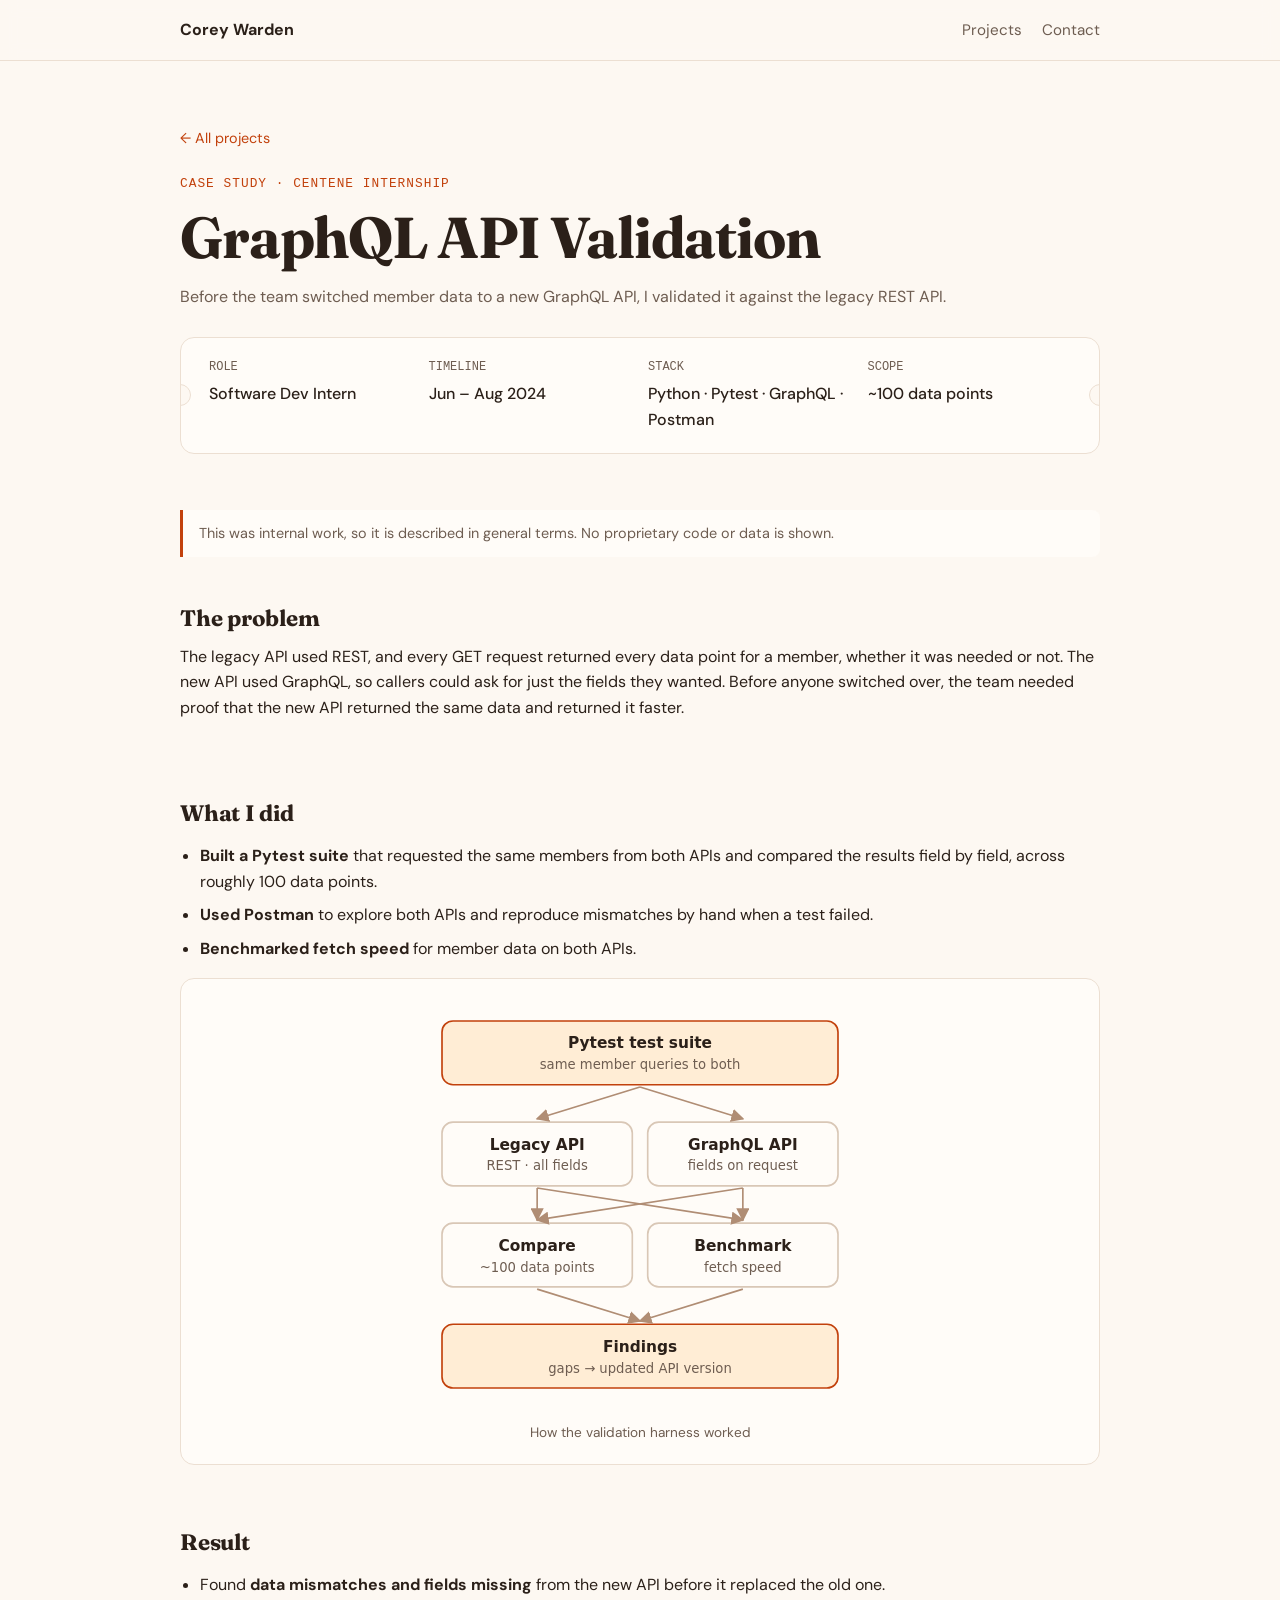
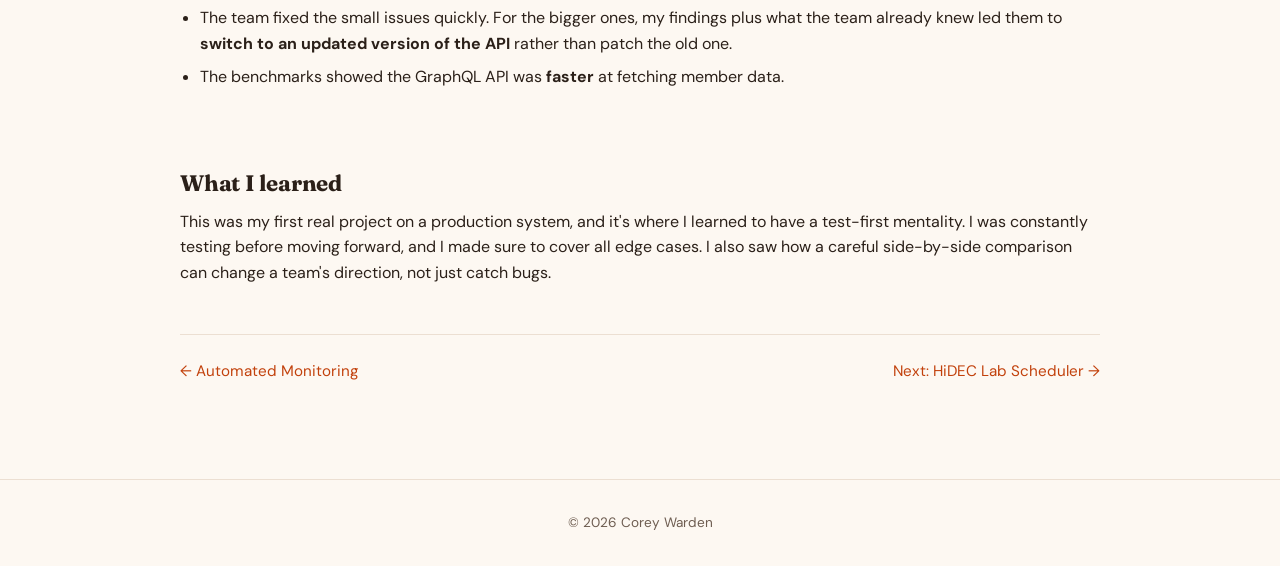
<file: projects/centene-api-validation.html>
<!doctype html>
<html lang="en">
<head>
  <meta charset="utf-8">
  <meta name="viewport" content="width=device-width, initial-scale=1">
  <title>GraphQL API Validation — Corey Warden</title>
  <meta name="description" content="Validated a new GraphQL API against Centene&#x27;s legacy REST API across about 100 data points.">
  <!-- Link previews -->
  <meta property="og:type" content="website">
  <meta property="og:site_name" content="Corey Warden">
  <meta property="og:title" content="GraphQL API Validation — Corey Warden">
  <meta property="og:description" content="Validated a new GraphQL API against Centene&#x27;s legacy REST API across about 100 data points.">
  <meta property="og:url" content="https://coreyw7.github.io/projects/centene-api-validation.html">
  <meta property="og:image" content="https://coreyw7.github.io/assets/og-image.jpg">
  <meta property="og:image:width" content="1200">
  <meta property="og:image:height" content="630">
  <meta property="og:image:alt" content="Corey Warden, Backend &amp; Full-Stack Developer">
  <meta name="twitter:card" content="summary_large_image">
  <link rel="icon" href="data:image/svg+xml,&lt;svg xmlns='http://www.w3.org/2000/svg' viewBox='0 0 24 24'&gt;&lt;path fill='%23c2410c' d='M23 12c0-.9-.9-1.5-2-1.5h-6L9.5 3h-2l3 7.5H5L3 8H1.5l1.3 4-1.3 4H3l2-2.5h5.5l-3 7.5h2l5.5-7.5h6c1.1 0 2-.6 2-1.5z'/&gt;&lt;/svg&gt;">
  <!-- /Link previews -->
  <link rel="stylesheet" href="../css/style.css">
</head>
<body>
  <nav class="nav">
    <div class="container">
      <a href="../index.html" class="nav-name">Corey Warden</a>
      <div class="nav-links">
        <a href="../index.html#projects">Projects</a>
        <a href="../index.html#contact">Contact</a>
      </div>
    </div>
  </nav>

  <main class="container">
    <header class="case-header">
      <a class="back" href="../index.html#projects">← All projects</a>
      <p class="section-label">Case study · Centene internship</p>
      <h1>GraphQL API Validation</h1>
      <p class="tagline muted">Before the team switched member data to a new GraphQL API, I validated it against the legacy REST API.</p>
      <dl class="case-facts">
        <div><dt>Role</dt><dd>Software Dev Intern</dd></div>
        <div><dt>Timeline</dt><dd>Jun – Aug 2024</dd></div>
        <div><dt>Stack</dt><dd>Python · Pytest · GraphQL · Postman</dd></div>
        <div><dt>Scope</dt><dd>~100 data points</dd></div>
      </dl>
    </header>

    <article class="case-body">
      <p class="note">This was internal work, so it is described in general terms. No proprietary code or data is shown.</p>

      <section>
        <h2>The problem</h2>
        <p>
          The legacy API used REST, and every GET request returned every data point for a member,
          whether it was needed or not. The new API used GraphQL, so callers could ask for just
          the fields they wanted. Before anyone switched over, the team needed proof that the new
          API returned the same data and returned it faster.
        </p>
      </section>

      <section>
        <h2>What I did</h2>
        <ul>
          <li><strong>Built a Pytest suite</strong> that requested the same members from both APIs and compared the results field by field, across roughly 100 data points.</li>
          <li><strong>Used Postman</strong> to explore both APIs and reproduce mismatches by hand when a test failed.</li>
          <li><strong>Benchmarked fetch speed</strong> for member data on both APIs.</li>
        </ul>
        <figure class="diagram">
          <img src="../assets/diagrams/centene-api-validation.svg" alt="A Pytest suite sends the same member queries to the legacy REST API and the new GraphQL API, compares about 100 fields and benchmarks speed, and the findings led to an API upgrade.">
          <figcaption>How the validation harness worked</figcaption>
        </figure>
      </section>

      <section>
        <h2>Result</h2>
        <ul>
          <li>Found <strong>data mismatches and fields missing</strong> from the new API before it replaced the old one.</li>
          <li>The team fixed the small issues quickly. For the bigger ones, my findings plus what the team already knew led them to <strong>switch to an updated version of the API</strong> rather than patch the old one.</li>
          <li>The benchmarks showed the GraphQL API was <strong>faster</strong> at fetching member data.</li>
        </ul>
      </section>

      <section>
        <h2>What I learned</h2>
        <p>
          This was my first real project on a production system, and it's where I learned to
          have a test-first mentality. I was constantly testing before moving forward, and I made sure to cover all edge cases. I also saw how a careful side-by-side comparison can 
          change a team's direction, not just catch bugs.
        </p>
      </section>

      <nav class="case-nav">
        <a href="centene-monitoring.html">← Automated Monitoring</a>
        <a href="hidec-scheduler.html">Next: HiDEC Lab Scheduler →</a>
      </nav>
    </article>
  </main>

  <footer><div class="container">© 2026 Corey Warden</div></footer>
</body>
</html>
</file>
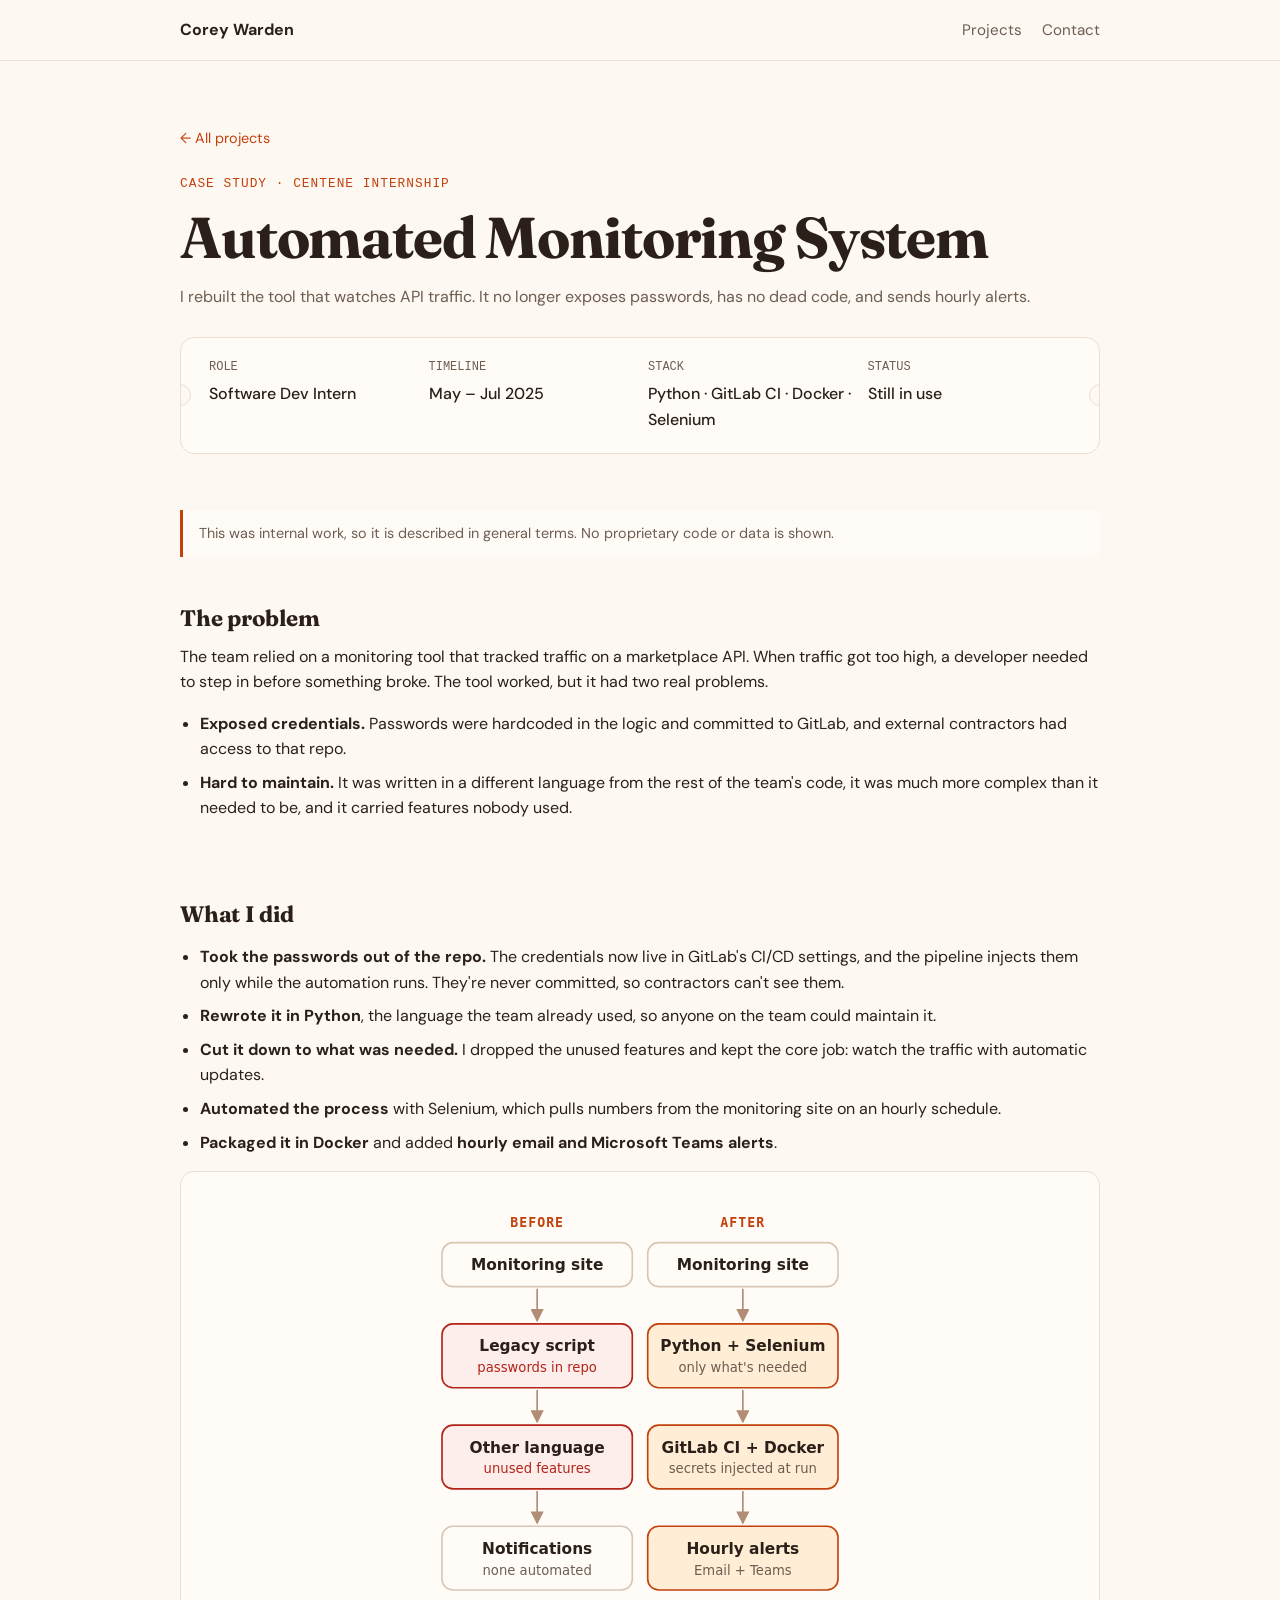
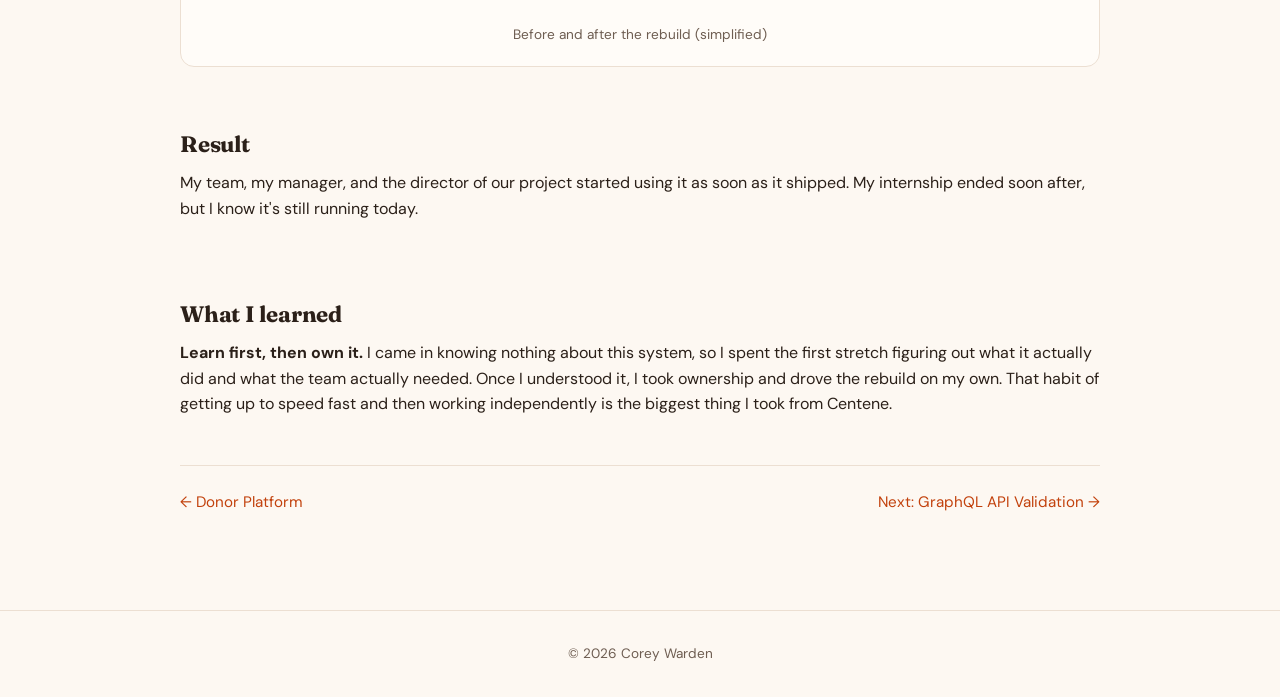
<file: projects/centene-monitoring.html>
<!doctype html>
<html lang="en">
<head>
  <meta charset="utf-8">
  <meta name="viewport" content="width=device-width, initial-scale=1">
  <title>Automated Monitoring System — Corey Warden</title>
  <meta name="description" content="Rebuilt an API traffic monitor at Centene in Python: passwords out of the repo, unused code cut, hourly alerts added.">
  <!-- Link previews -->
  <meta property="og:type" content="website">
  <meta property="og:site_name" content="Corey Warden">
  <meta property="og:title" content="Automated Monitoring System — Corey Warden">
  <meta property="og:description" content="Rebuilt an API traffic monitor at Centene in Python: passwords out of the repo, unused code cut, hourly alerts added.">
  <meta property="og:url" content="https://coreyw7.github.io/projects/centene-monitoring.html">
  <meta property="og:image" content="https://coreyw7.github.io/assets/og-image.jpg">
  <meta property="og:image:width" content="1200">
  <meta property="og:image:height" content="630">
  <meta property="og:image:alt" content="Corey Warden, Backend &amp; Full-Stack Developer">
  <meta name="twitter:card" content="summary_large_image">
  <link rel="icon" href="data:image/svg+xml,&lt;svg xmlns='http://www.w3.org/2000/svg' viewBox='0 0 24 24'&gt;&lt;path fill='%23c2410c' d='M23 12c0-.9-.9-1.5-2-1.5h-6L9.5 3h-2l3 7.5H5L3 8H1.5l1.3 4-1.3 4H3l2-2.5h5.5l-3 7.5h2l5.5-7.5h6c1.1 0 2-.6 2-1.5z'/&gt;&lt;/svg&gt;">
  <!-- /Link previews -->
  <link rel="stylesheet" href="../css/style.css">
</head>
<body>
  <nav class="nav">
    <div class="container">
      <a href="../index.html" class="nav-name">Corey Warden</a>
      <div class="nav-links">
        <a href="../index.html#projects">Projects</a>
        <a href="../index.html#contact">Contact</a>
      </div>
    </div>
  </nav>

  <main class="container">
    <header class="case-header">
      <a class="back" href="../index.html#projects">← All projects</a>
      <p class="section-label">Case study · Centene internship</p>
      <h1>Automated Monitoring System</h1>
      <p class="tagline muted">I rebuilt the tool that watches API traffic. It no longer exposes passwords, has no dead code, and sends hourly alerts.</p>
      <dl class="case-facts">
        <div><dt>Role</dt><dd>Software Dev Intern</dd></div>
        <div><dt>Timeline</dt><dd>May – Jul 2025</dd></div>
        <div><dt>Stack</dt><dd>Python · GitLab CI · Docker · Selenium</dd></div>
        <div><dt>Status</dt><dd>Still in use</dd></div>
      </dl>
    </header>

    <article class="case-body">
      <p class="note">This was internal work, so it is described in general terms. No proprietary code or data is shown.</p>

      <section>
        <h2>The problem</h2>
        <p>
          The team relied on a monitoring tool that tracked traffic on a marketplace API. When traffic
          got too high, a developer needed to step in before something broke. The tool worked, but
          it had two real problems.
        </p>
        <ul>
          <li><strong>Exposed credentials.</strong> Passwords were hardcoded in the logic and committed to GitLab, and external contractors had access to that repo.</li>
          <li><strong>Hard to maintain.</strong> It was written in a different language from the rest of the team's code, it was much more complex than it needed to be, and it carried features nobody used.</li>
        </ul>
      </section>

      <section>
        <h2>What I did</h2>
        <ul>
          <li><strong>Took the passwords out of the repo.</strong> The credentials now live in GitLab's CI/CD settings, and the pipeline injects them only while the automation runs. They're never committed, so contractors can't see them.</li>
          <li><strong>Rewrote it in Python</strong>, the language the team already used, so anyone on the team could maintain it.</li>
          <li><strong>Cut it down to what was needed.</strong> I dropped the unused features and kept the core job: watch the traffic with automatic updates.</li>
          <li><strong>Automated the process</strong> with Selenium, which pulls numbers from the monitoring site on an hourly schedule.</li>
          <li><strong>Packaged it in Docker</strong> and added <strong>hourly email and Microsoft Teams alerts</strong>.</li>
        </ul>
        <figure class="diagram">
          <img src="../assets/diagrams/centene-monitoring.svg" alt="Before: a legacy script with credentials committed to the repo, extra complexity, and no automated notifications. After: a lean Python and Selenium tool whose secrets are injected by GitLab CI, running in Docker and sending hourly email and Teams alerts.">
          <figcaption>Before and after the rebuild (simplified)</figcaption>
        </figure>
      </section>

      <section>
        <h2>Result</h2>
        <p>
          My team, my manager, and the director of our project started using it as soon as it
          shipped. My internship ended soon after, but I know it's still running today.
        </p>
      </section>

      <section>
        <h2>What I learned</h2>
        <p>
          <strong>Learn first, then own it.</strong> I came in knowing nothing about this system, so
          I spent the first stretch figuring out what it actually did and what the team actually
          needed. Once I understood it, I took ownership and drove the rebuild on my own. That habit
          of getting up to speed fast and then working independently is the biggest thing I took
          from Centene.
        </p>
      </section>

      <nav class="case-nav">
        <a href="donor-platform.html">← Donor Platform</a>
        <a href="centene-api-validation.html">Next: GraphQL API Validation →</a>
      </nav>
    </article>
  </main>

  <footer><div class="container">© 2026 Corey Warden</div></footer>
</body>
</html>
</file>
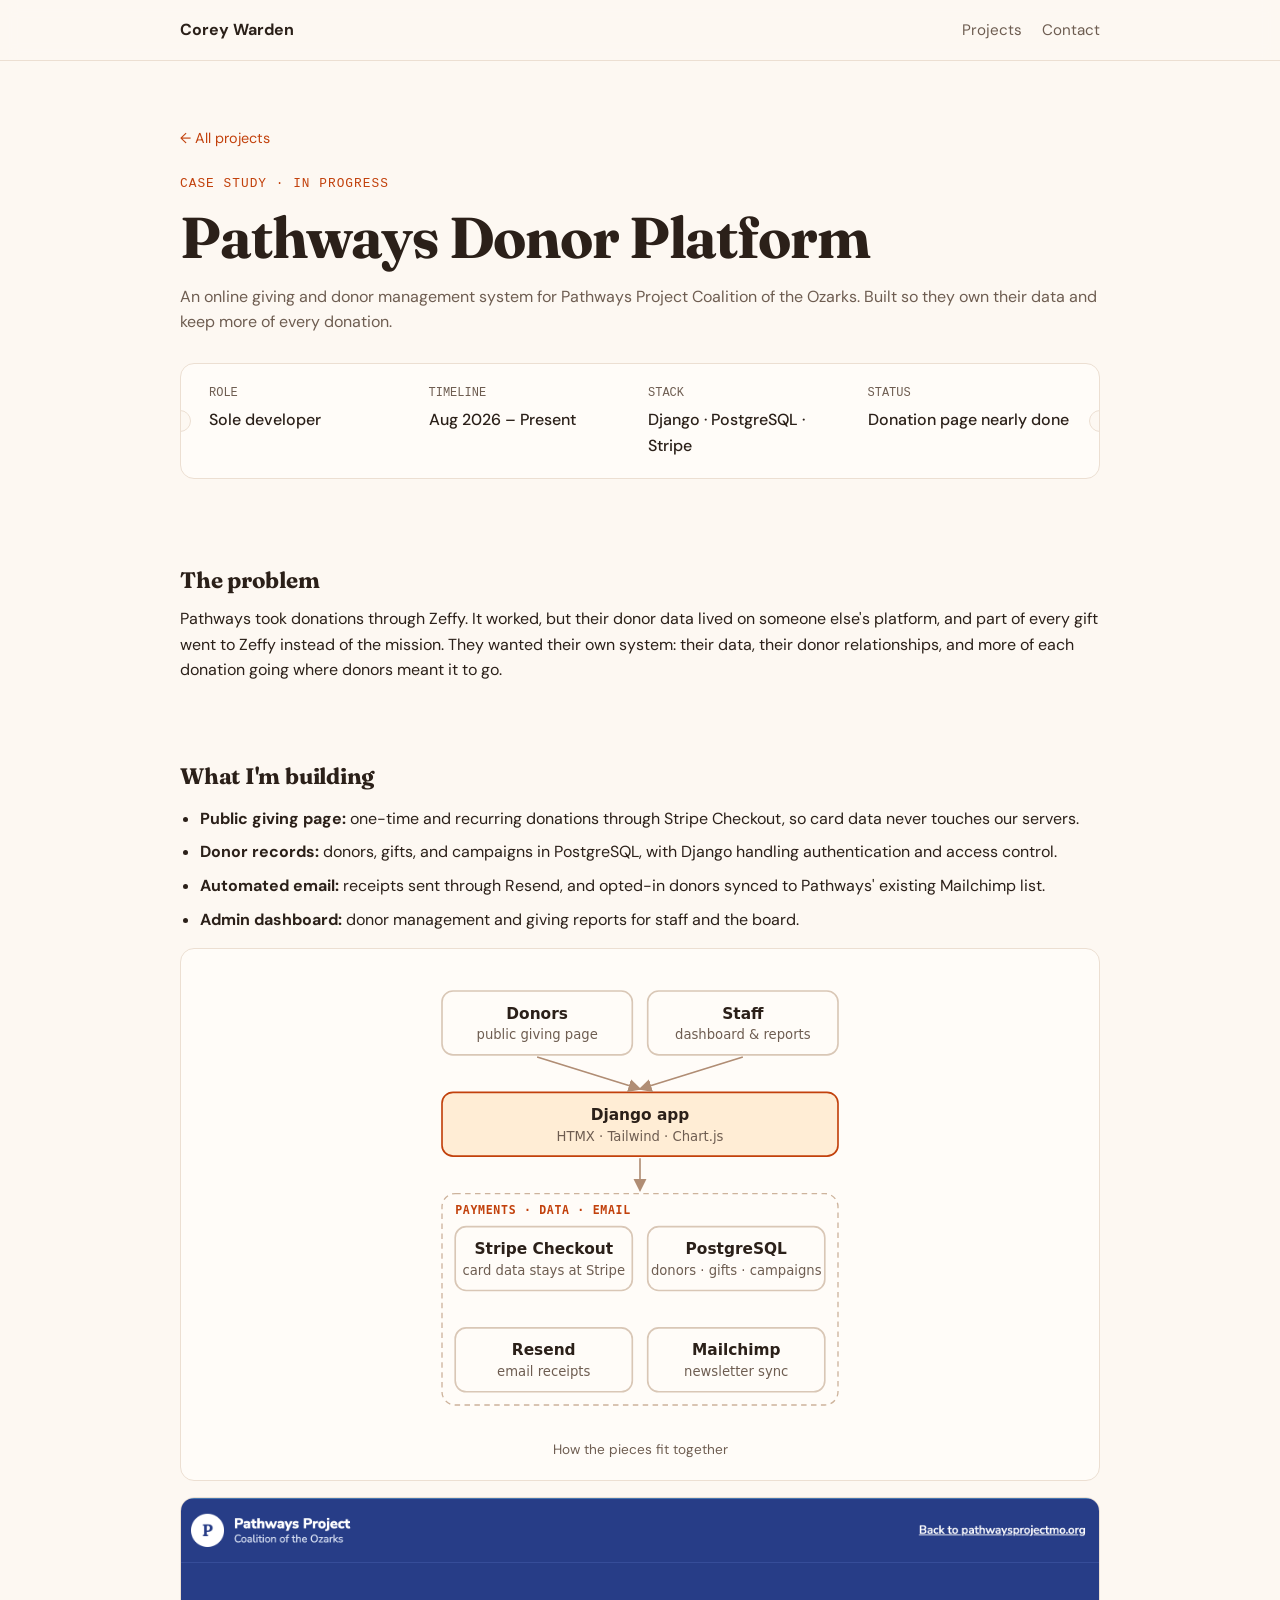
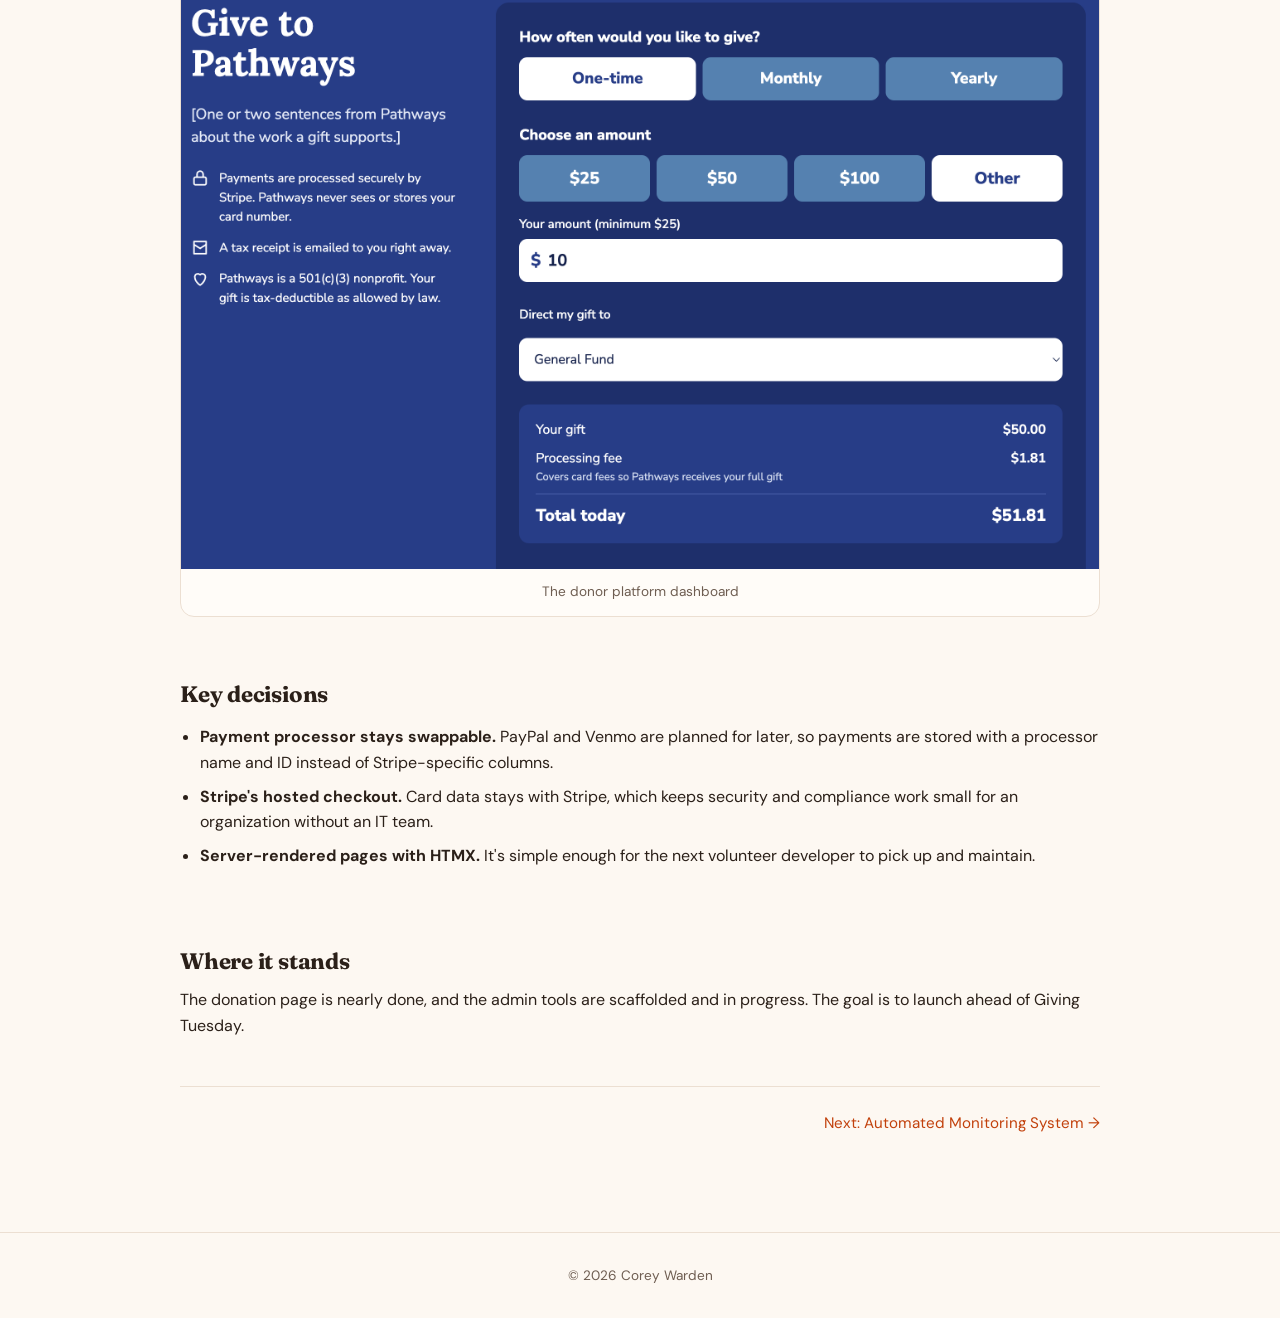
<file: projects/donor-platform.html>
<!doctype html>
<html lang="en">
<head>
  <meta charset="utf-8">
  <meta name="viewport" content="width=device-width, initial-scale=1">
  <title>Pathways Donor Platform — Corey Warden</title>
  <meta name="description" content="Online giving and donor management for a nonprofit, so they own their donor data and keep more of every gift.">
  <!-- Link previews -->
  <meta property="og:type" content="website">
  <meta property="og:site_name" content="Corey Warden">
  <meta property="og:title" content="Pathways Donor Platform — Corey Warden">
  <meta property="og:description" content="Online giving and donor management for a nonprofit, so they own their donor data and keep more of every gift.">
  <meta property="og:url" content="https://coreyw7.github.io/projects/donor-platform.html">
  <meta property="og:image" content="https://coreyw7.github.io/assets/og-image.jpg">
  <meta property="og:image:width" content="1200">
  <meta property="og:image:height" content="630">
  <meta property="og:image:alt" content="Corey Warden, Backend &amp; Full-Stack Developer">
  <meta name="twitter:card" content="summary_large_image">
  <link rel="icon" href="data:image/svg+xml,&lt;svg xmlns='http://www.w3.org/2000/svg' viewBox='0 0 24 24'&gt;&lt;path fill='%23c2410c' d='M23 12c0-.9-.9-1.5-2-1.5h-6L9.5 3h-2l3 7.5H5L3 8H1.5l1.3 4-1.3 4H3l2-2.5h5.5l-3 7.5h2l5.5-7.5h6c1.1 0 2-.6 2-1.5z'/&gt;&lt;/svg&gt;">
  <!-- /Link previews -->
  <link rel="stylesheet" href="../css/style.css">
</head>
<body>
  <nav class="nav">
    <div class="container">
      <a href="../index.html" class="nav-name">Corey Warden</a>
      <div class="nav-links">
        <a href="../index.html#projects">Projects</a>
        <a href="../index.html#contact">Contact</a>
      </div>
    </div>
  </nav>

  <main class="container">
    <header class="case-header">
      <a class="back" href="../index.html#projects">← All projects</a>
      <p class="section-label">Case study · In progress</p>
      <h1>Pathways Donor Platform</h1>
      <p class="tagline muted">An online giving and donor management system for Pathways Project Coalition of the Ozarks. Built so they own their data and keep more of every donation.</p>
      <dl class="case-facts">
        <div><dt>Role</dt><dd>Sole developer</dd></div>
        <div><dt>Timeline</dt><dd>Aug 2026 – Present</dd></div>
        <div><dt>Stack</dt><dd>Django · PostgreSQL · Stripe</dd></div>
        <div><dt>Status</dt><dd>Donation page nearly done</dd></div>
      </dl>
    </header>

    <article class="case-body">
      <section>
        <h2>The problem</h2>
        <p>
          Pathways took donations through Zeffy. It worked, but their donor data lived on someone
          else's platform, and part of every gift went to Zeffy instead of the mission. They
          wanted their own system: their data, their donor relationships, and more of each
          donation going where donors meant it to go.
        </p>
      </section>

      <section>
        <h2>What I'm building</h2>
        <ul>
          <li><strong>Public giving page:</strong> one-time and recurring donations through Stripe Checkout, so card data never touches our servers.</li>
          <li><strong>Donor records:</strong> donors, gifts, and campaigns in PostgreSQL, with Django handling authentication and access control.</li>
          <li><strong>Automated email:</strong> receipts sent through Resend, and opted-in donors synced to Pathways' existing Mailchimp list.</li>
          <li><strong>Admin dashboard:</strong> donor management and giving reports for staff and the board.</li>
        </ul>
        <figure class="diagram">
          <img src="../assets/diagrams/donor-architecture.svg" alt="Donors and staff use a Django app, which connects to Stripe Checkout, PostgreSQL, Resend for receipts, and Mailchimp for newsletters.">
          <figcaption>How the pieces fit together</figcaption>
        </figure>
        <figure class="shot">
          <img src="../assets/screenshots/donor-platform-dashboard.png" alt="The donor platform dashboard." loading="lazy">
          <figcaption>The donor platform dashboard</figcaption>
        </figure>
      </section>

      <section>
        <h2>Key decisions</h2>
        <ul>
          <li><strong>Payment processor stays swappable.</strong> PayPal and Venmo are planned for later, so payments are stored with a processor name and ID instead of Stripe-specific columns.</li>
          <li><strong>Stripe's hosted checkout.</strong> Card data stays with Stripe, which keeps security and compliance work small for an organization without an IT team.</li>
          <li><strong>Server-rendered pages with HTMX.</strong> It's simple enough for the next volunteer developer to pick up and maintain.</li>
        </ul>
      </section>

      <section>
        <h2>Where it stands</h2>
        <p>
          The donation page is nearly done, and the admin tools are scaffolded and in progress.
          The goal is to launch ahead of Giving Tuesday.
        </p>
      </section>

      <nav class="case-nav">
        <span></span>
        <a href="centene-monitoring.html">Next: Automated Monitoring System →</a>
      </nav>
    </article>
  </main>

  <footer><div class="container">© 2026 Corey Warden</div></footer>
</body>
</html>
</file>
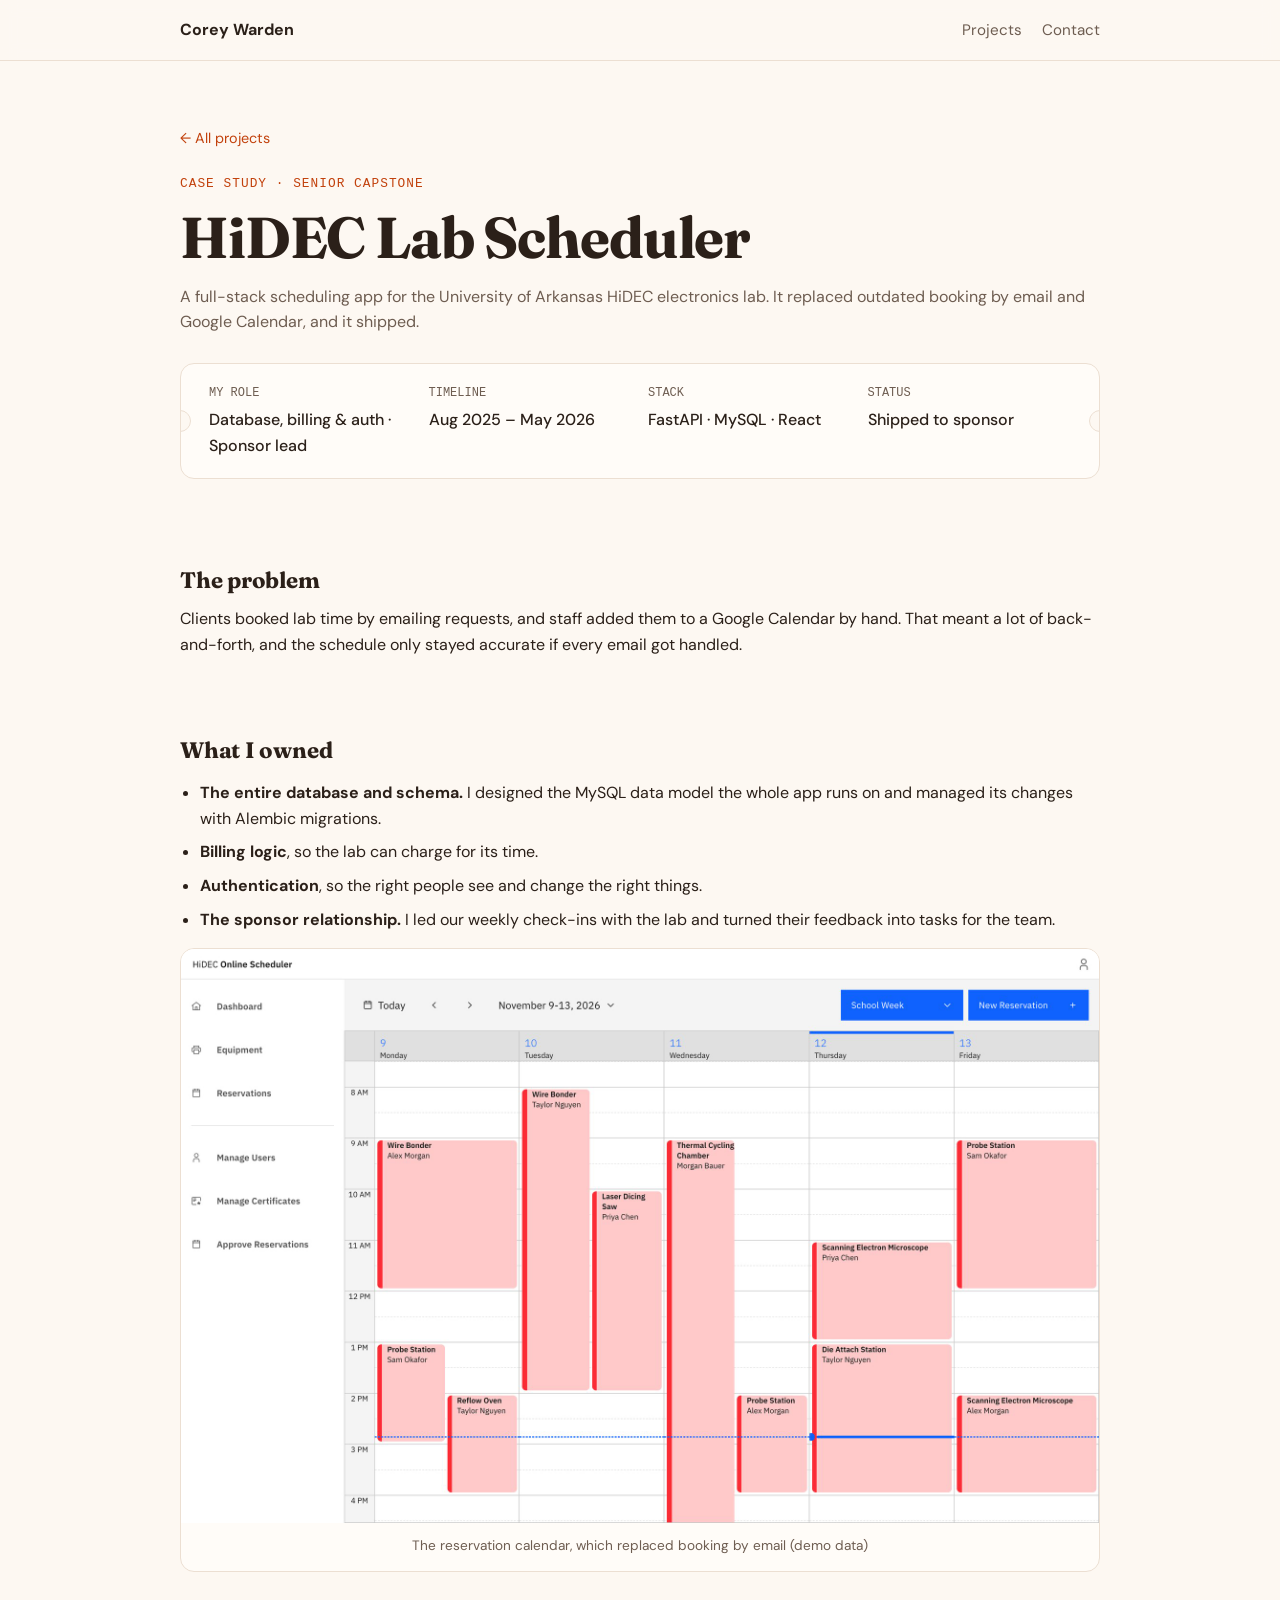
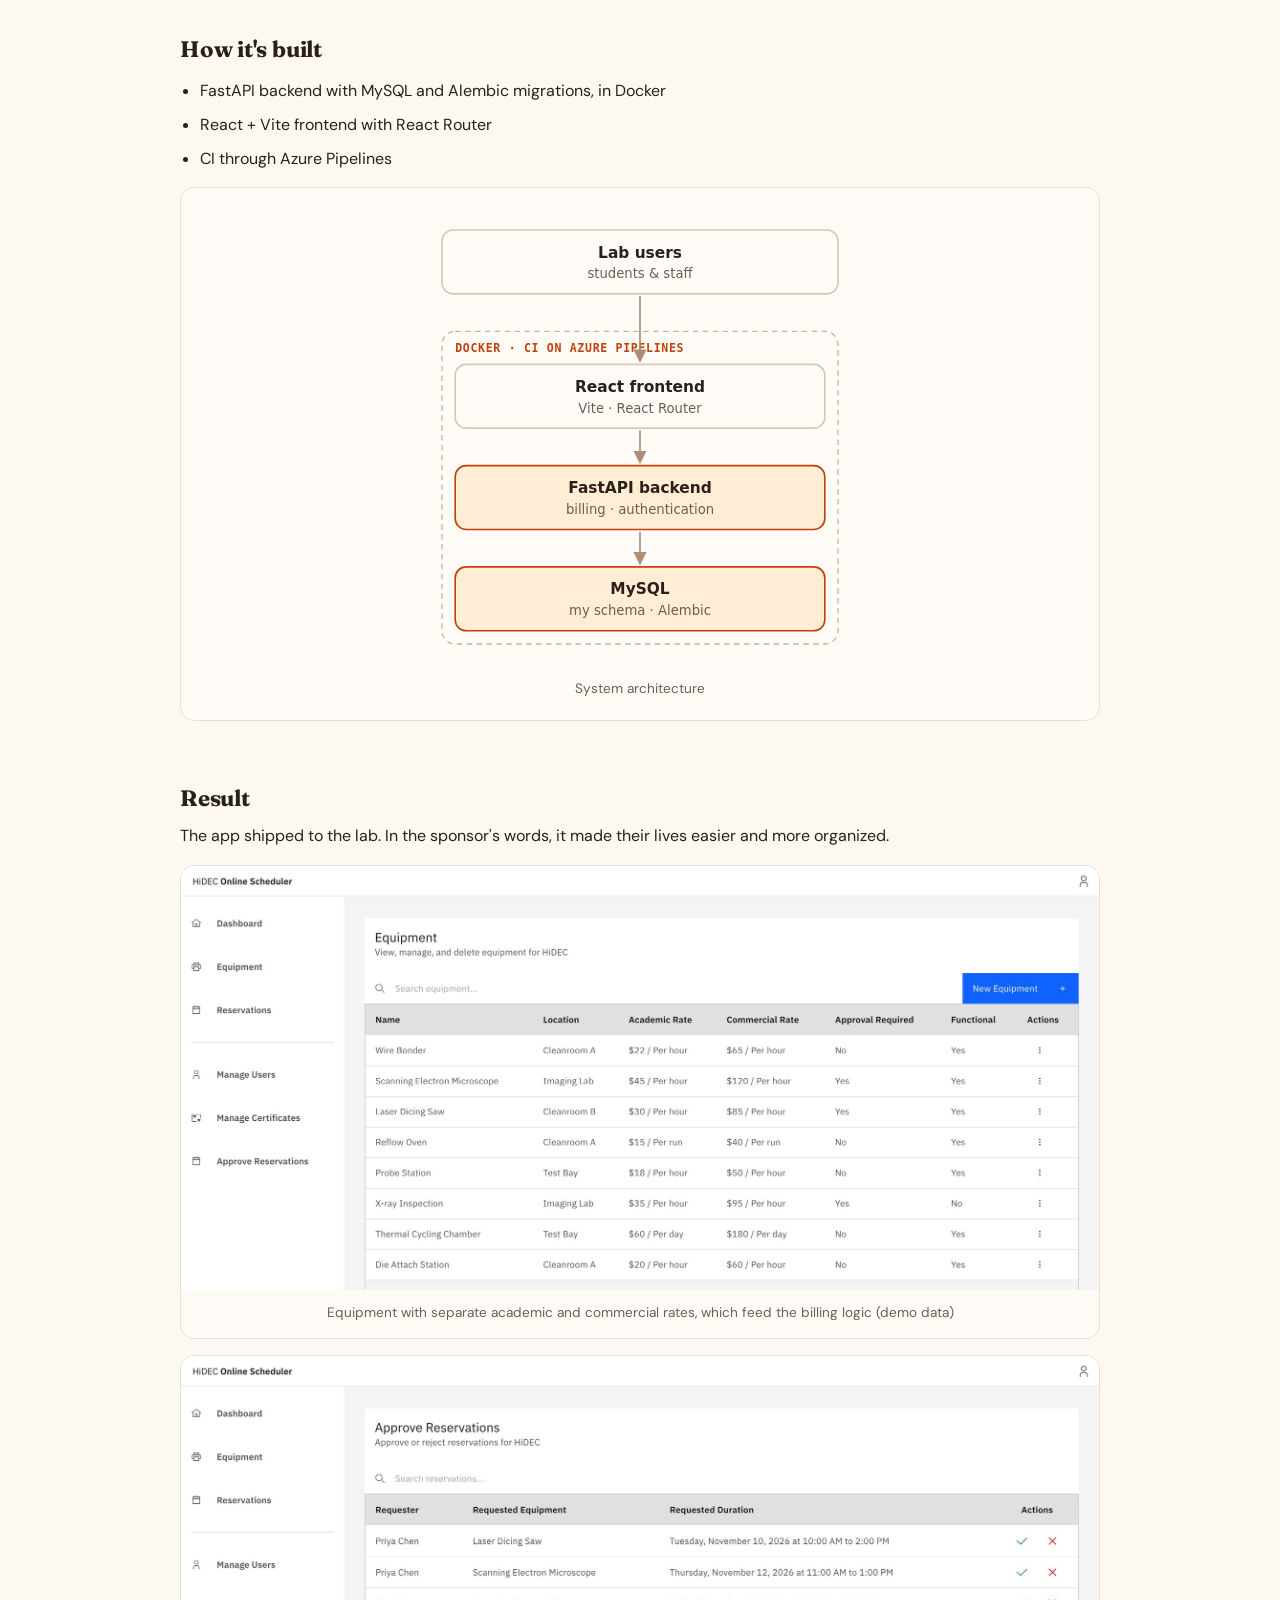
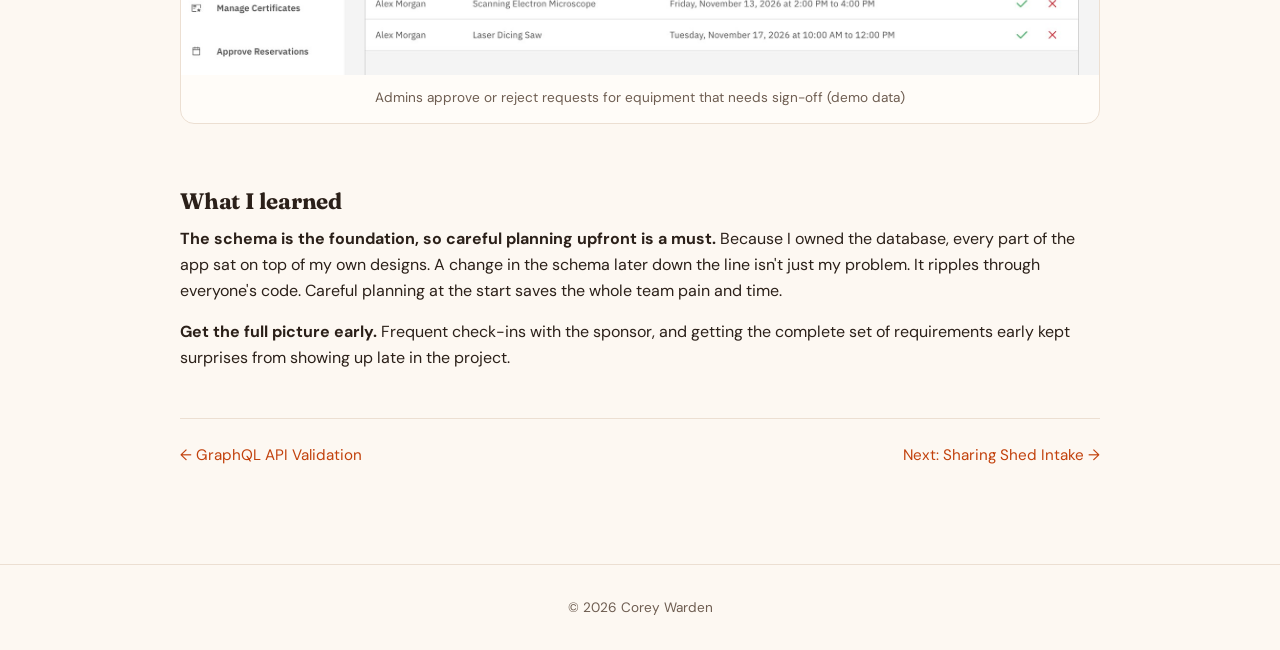
<file: projects/hidec-scheduler.html>
<!doctype html>
<html lang="en">
<head>
  <meta charset="utf-8">
  <meta name="viewport" content="width=device-width, initial-scale=1">
  <title>HiDEC Lab Scheduler — Corey Warden</title>
  <meta name="description" content="A full-stack scheduling and billing app for a University of Arkansas electronics lab. I owned the database, billing, and auth.">
  <!-- Link previews -->
  <meta property="og:type" content="website">
  <meta property="og:site_name" content="Corey Warden">
  <meta property="og:title" content="HiDEC Lab Scheduler — Corey Warden">
  <meta property="og:description" content="A full-stack scheduling and billing app for a University of Arkansas electronics lab. I owned the database, billing, and auth.">
  <meta property="og:url" content="https://coreyw7.github.io/projects/hidec-scheduler.html">
  <meta property="og:image" content="https://coreyw7.github.io/assets/og-image.jpg">
  <meta property="og:image:width" content="1200">
  <meta property="og:image:height" content="630">
  <meta property="og:image:alt" content="Corey Warden, Backend &amp; Full-Stack Developer">
  <meta name="twitter:card" content="summary_large_image">
  <link rel="icon" href="data:image/svg+xml,&lt;svg xmlns='http://www.w3.org/2000/svg' viewBox='0 0 24 24'&gt;&lt;path fill='%23c2410c' d='M23 12c0-.9-.9-1.5-2-1.5h-6L9.5 3h-2l3 7.5H5L3 8H1.5l1.3 4-1.3 4H3l2-2.5h5.5l-3 7.5h2l5.5-7.5h6c1.1 0 2-.6 2-1.5z'/&gt;&lt;/svg&gt;">
  <!-- /Link previews -->
  <link rel="stylesheet" href="../css/style.css">
</head>
<body>
  <nav class="nav">
    <div class="container">
      <a href="../index.html" class="nav-name">Corey Warden</a>
      <div class="nav-links">
        <a href="../index.html#projects">Projects</a>
        <a href="../index.html#contact">Contact</a>
      </div>
    </div>
  </nav>

  <main class="container">
    <header class="case-header">
      <a class="back" href="../index.html#projects">← All projects</a>
      <p class="section-label">Case study · Senior capstone</p>
      <h1>HiDEC Lab Scheduler</h1>
      <p class="tagline muted">A full-stack scheduling app for the University of Arkansas HiDEC electronics lab. It replaced outdated booking by email and Google Calendar, and it shipped.</p>
      <dl class="case-facts">
        <div><dt>My role</dt><dd>Database, billing &amp; auth · Sponsor lead</dd></div>
        <div><dt>Timeline</dt><dd>Aug 2025 – May 2026</dd></div>
        <div><dt>Stack</dt><dd>FastAPI · MySQL · React</dd></div>
        <div><dt>Status</dt><dd>Shipped to sponsor</dd></div>
      </dl>
    </header>

    <article class="case-body">
      <section>
        <h2>The problem</h2>
        <p>
          Clients booked lab time by emailing requests, and staff added them to a Google
          Calendar by hand. That meant a lot of back-and-forth, and the schedule only stayed
          accurate if every email got handled.
        </p>
      </section>

      <section>
        <h2>What I owned</h2>
        <ul>
          <li><strong>The entire database and schema.</strong> I designed the MySQL data model the whole app runs on and managed its changes with Alembic migrations.</li>
          <li><strong>Billing logic</strong>, so the lab can charge for its time.</li>
          <li><strong>Authentication</strong>, so the right people see and change the right things.</li>
          <li><strong>The sponsor relationship.</strong> I led our weekly check-ins with the lab and turned their feedback into tasks for the team.</li>
        </ul>
        <figure class="shot">
          <img src="../assets/screenshots/hidec-calendar.jpg" alt="The HiDEC Online Scheduler reservation calendar: a Monday-to-Friday week view with equipment bookings such as Wire Bonder, Laser Dicing Saw, and Scanning Electron Microscope, each labeled with who reserved it." loading="lazy">
          <figcaption>The reservation calendar, which replaced booking by email (demo data)</figcaption>
        </figure>
      </section>

      <section>
        <h2>How it's built</h2>
        <ul>
          <li>FastAPI backend with MySQL and Alembic migrations, in Docker</li>
          <li>React + Vite frontend with React Router</li>
          <li>CI through Azure Pipelines</li>
        </ul>
        <figure class="diagram">
          <img src="../assets/diagrams/hidec-architecture.svg" alt="Lab users use a React frontend, which calls a FastAPI backend that handles billing and authentication and stores data in MySQL, all containerized with Docker and built through Azure Pipelines.">
          <figcaption>System architecture</figcaption>
        </figure>
      </section>

      <section>
        <h2>Result</h2>
        <p>
          The app shipped to the lab. In the sponsor's words, it made their lives easier and
          more organized.
        </p>
        <figure class="shot">
          <img src="../assets/screenshots/hidec-equipment.jpg" alt="The equipment list, showing each tool's location, academic and commercial hourly rates, whether approval is required, and whether it is functional." loading="lazy">
          <figcaption>Equipment with separate academic and commercial rates, which feed the billing logic (demo data)</figcaption>
        </figure>
        <figure class="shot">
          <img src="../assets/screenshots/hidec-approvals.jpg" alt="The Approve Reservations screen: a table of pending requests with requester, equipment, and time, plus approve and reject buttons." loading="lazy">
          <figcaption>Admins approve or reject requests for equipment that needs sign-off (demo data)</figcaption>
        </figure>
      </section>

      <section>
        <h2>What I learned</h2>
        <p>
          <strong>The schema is the foundation, so careful planning upfront is a must.</strong> Because I owned
          the database, every part of the app sat on top of my own designs. A change in the schema later down the
          line isn't just my problem. It ripples through everyone's code. Careful planning at the
          start saves the whole team pain and time.
        </p>
        <p>
          <strong>Get the full picture early.</strong> Frequent check-ins with the sponsor, and
          getting the complete set of requirements early kept surprises from showing up late in
          the project.
        </p>
      </section>

      <nav class="case-nav">
        <a href="centene-api-validation.html">← GraphQL API Validation</a>
        <a href="sharing-shed-intake.html">Next: Sharing Shed Intake →</a>
      </nav>
    </article>
  </main>

  <footer><div class="container">© 2026 Corey Warden</div></footer>
</body>
</html>
</file>
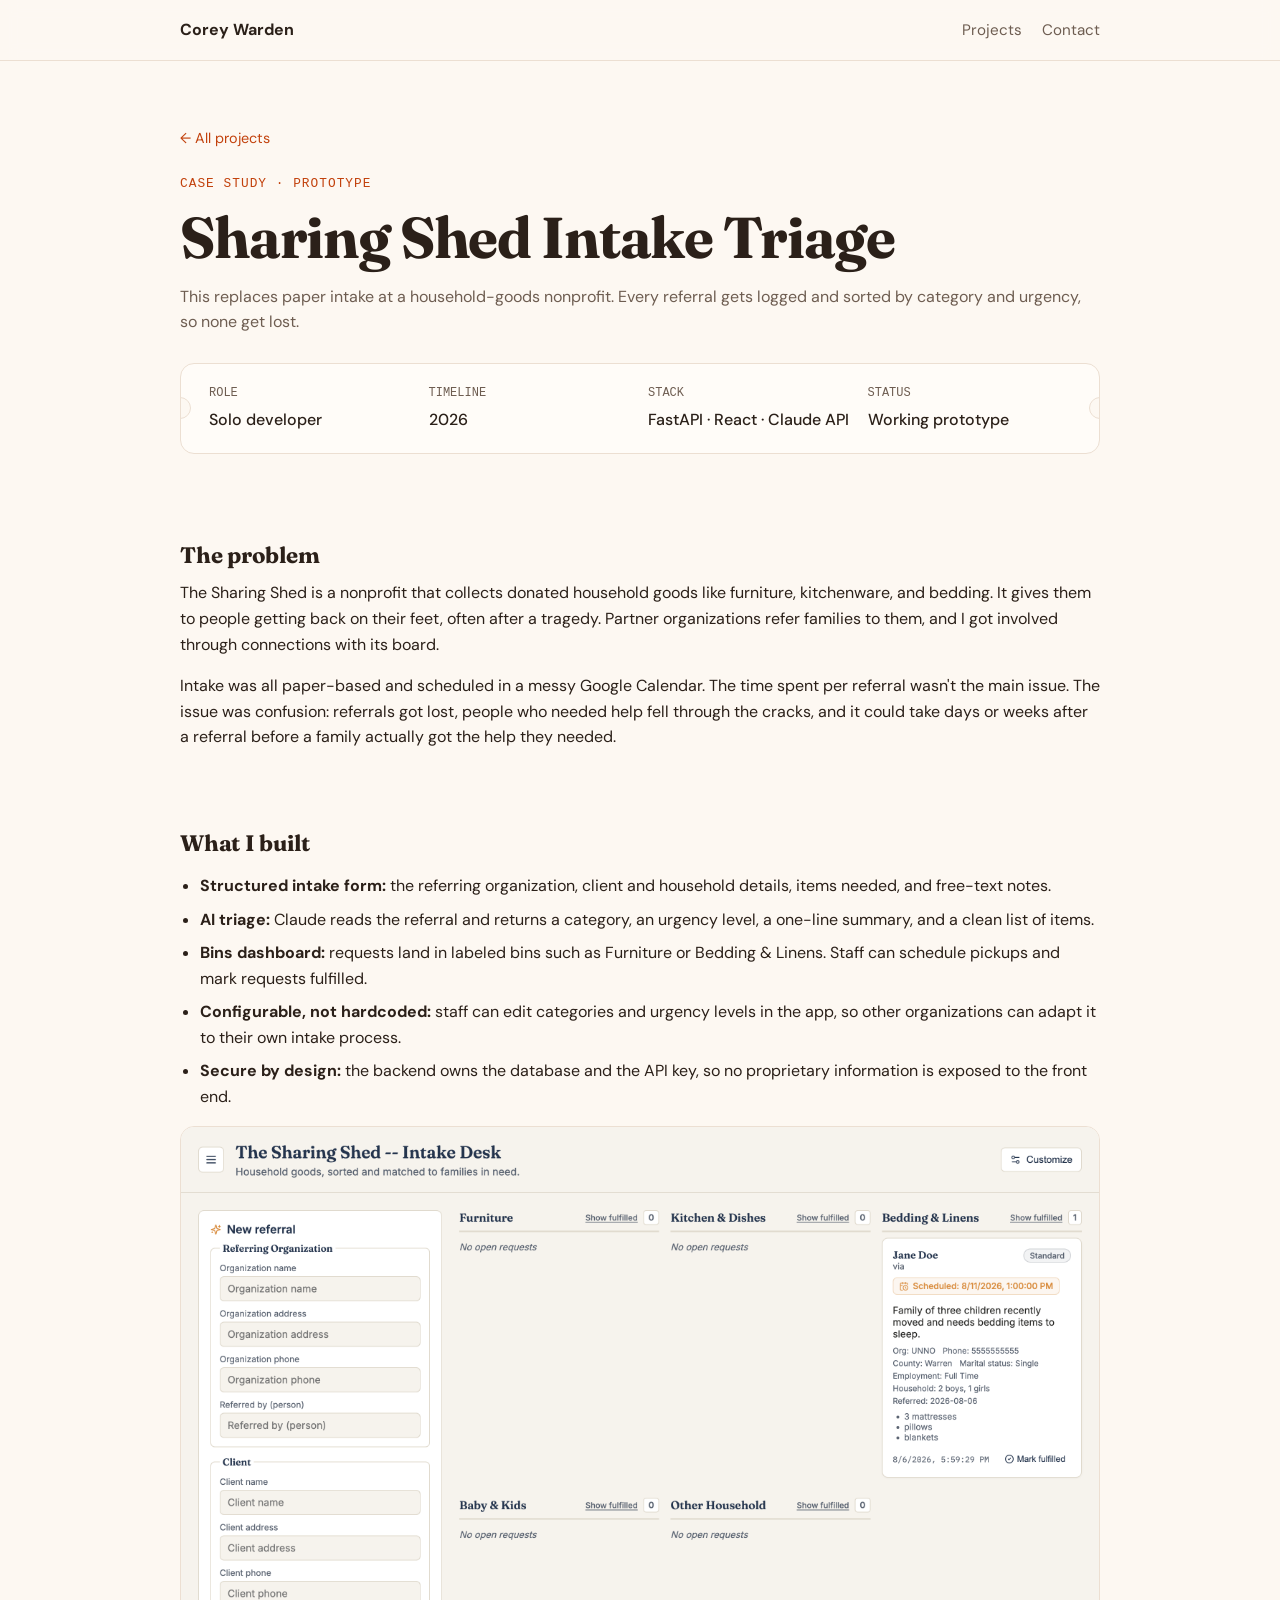
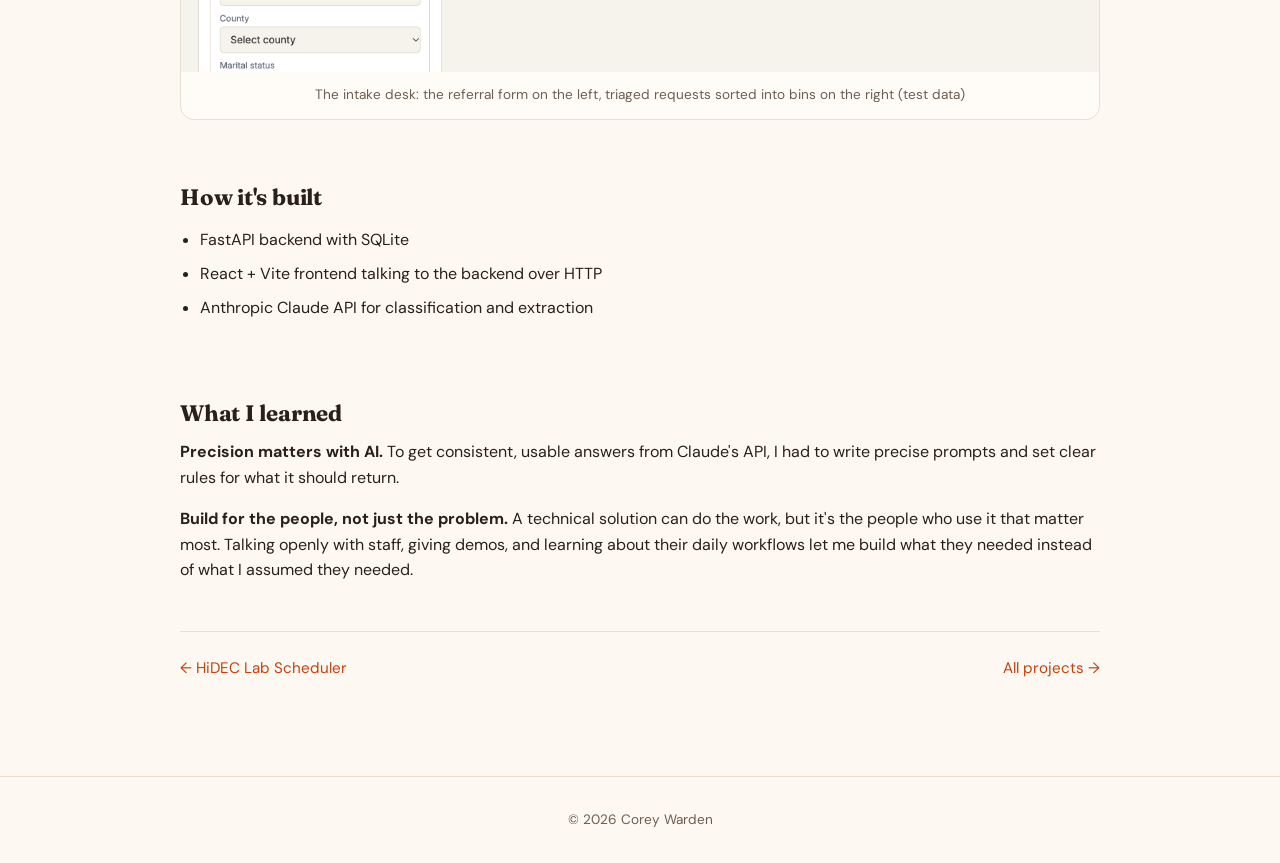
<file: projects/sharing-shed-intake.html>
<!doctype html>
<html lang="en">
<head>
  <meta charset="utf-8">
  <meta name="viewport" content="width=device-width, initial-scale=1">
  <title>Sharing Shed Intake Triage — Corey Warden</title>
  <meta name="description" content="Replacing paper intake at a household-goods nonprofit, with AI sorting each referral by category and urgency.">
  <!-- Link previews -->
  <meta property="og:type" content="website">
  <meta property="og:site_name" content="Corey Warden">
  <meta property="og:title" content="Sharing Shed Intake Triage — Corey Warden">
  <meta property="og:description" content="Replacing paper intake at a household-goods nonprofit, with AI sorting each referral by category and urgency.">
  <meta property="og:url" content="https://coreyw7.github.io/projects/sharing-shed-intake.html">
  <meta property="og:image" content="https://coreyw7.github.io/assets/og-image.jpg">
  <meta property="og:image:width" content="1200">
  <meta property="og:image:height" content="630">
  <meta property="og:image:alt" content="Corey Warden, Backend &amp; Full-Stack Developer">
  <meta name="twitter:card" content="summary_large_image">
  <link rel="icon" href="data:image/svg+xml,&lt;svg xmlns='http://www.w3.org/2000/svg' viewBox='0 0 24 24'&gt;&lt;path fill='%23c2410c' d='M23 12c0-.9-.9-1.5-2-1.5h-6L9.5 3h-2l3 7.5H5L3 8H1.5l1.3 4-1.3 4H3l2-2.5h5.5l-3 7.5h2l5.5-7.5h6c1.1 0 2-.6 2-1.5z'/&gt;&lt;/svg&gt;">
  <!-- /Link previews -->
  <link rel="stylesheet" href="../css/style.css">
</head>
<body>
  <nav class="nav">
    <div class="container">
      <a href="../index.html" class="nav-name">Corey Warden</a>
      <div class="nav-links">
        <a href="../index.html#projects">Projects</a>
        <a href="../index.html#contact">Contact</a>
      </div>
    </div>
  </nav>

  <main class="container">
    <header class="case-header">
      <a class="back" href="../index.html#projects">← All projects</a>
      <p class="section-label">Case study · Prototype</p>
      <h1>Sharing Shed Intake Triage</h1>
      <p class="tagline muted">This replaces paper intake at a household-goods nonprofit. Every referral gets logged and sorted by category and urgency, so none get lost.</p>
      <dl class="case-facts">
        <div><dt>Role</dt><dd>Solo developer</dd></div>
        <div><dt>Timeline</dt><dd>2026</dd></div>
        <div><dt>Stack</dt><dd>FastAPI · React · Claude API</dd></div>
        <div><dt>Status</dt><dd>Working prototype</dd></div>
      </dl>
    </header>

    <article class="case-body">
      <section>
        <h2>The problem</h2>
        <p>
          The Sharing Shed is a nonprofit that collects donated household goods like furniture,
          kitchenware, and bedding. It gives them to people getting back on their feet, often
          after a tragedy. Partner organizations refer families to them, and I got involved
          through connections with its board.
        </p>
        <p>
          Intake was all paper-based and scheduled in a messy Google Calendar. The time spent per 
          referral wasn't the main issue. The issue was confusion: referrals got lost, people who 
          needed help fell through the cracks, and it could take days or weeks after a referral 
          before a family actually got the help they needed.
        </p>
      </section>

      <section>
        <h2>What I built</h2>
        <ul>
          <li><strong>Structured intake form:</strong> the referring organization, client and household details, items needed, and free-text notes.</li>
          <li><strong>AI triage:</strong> Claude reads the referral and returns a category, an urgency level, a one-line summary, and a clean list of items.</li>
          <li><strong>Bins dashboard:</strong> requests land in labeled bins such as Furniture or Bedding &amp; Linens. Staff can schedule pickups and mark requests fulfilled.</li>
          <li><strong>Configurable, not hardcoded:</strong> staff can edit categories and urgency levels in the app, so other organizations can adapt it to their own intake process.</li>
          <li><strong>Secure by design:</strong> the backend owns the database and the API key, so no proprietary information is exposed to the front end.</li>
        </ul>
        <figure class="shot">
          <img src="../assets/screenshots/sharing-shed-dashboard.png" alt="The Sharing Shed Intake Desk: a new-referral form on the left and category bins on the right, with one triaged bedding request showing a summary, household details, and an item list." loading="lazy">
          <figcaption>The intake desk: the referral form on the left, triaged requests sorted into bins on the right (test data)</figcaption>
        </figure>
      </section>
      <section>
        <h2>How it's built</h2>
        <ul>
          <li>FastAPI backend with SQLite</li>
          <li>React + Vite frontend talking to the backend over HTTP</li>
          <li>Anthropic Claude API for classification and extraction</li>
        </ul>
      </section>

      <section>
        <h2>What I learned</h2>
        <p>
          <strong>Precision matters with AI.</strong> To get consistent, usable answers from
          Claude's API, I had to write precise prompts and set clear rules for what it should
          return.
        </p>
        <p>
          <strong>Build for the people, not just the problem.</strong> A technical solution can do
          the work, but it's the people who use it that matter most. Talking openly with staff, giving demos, and learning
          about their daily workflows let me build what they needed instead of what I assumed they
          needed.
        </p>
      </section>

      <nav class="case-nav">
        <a href="hidec-scheduler.html">← HiDEC Lab Scheduler</a>
        <a href="../index.html#projects">All projects →</a>
      </nav>
    </article>
  </main>

  <footer><div class="container">© 2026 Corey Warden</div></footer>
</body>
</html>
</file>
<file: css/style.css>
@import url("https://fonts.googleapis.com/css2?family=Fraunces:opsz,wght@9..144,500;9..144,700&family=DM+Sans:wght@400;500;700&display=swap");

/* =========================================================
   THEME — "Warm" look: cream paper, brown ink, burnt orange.
   ========================================================= */
:root {
  --bg: #fdf8f2;            /* cream */
  --surface: #fffcf8;
  --text: #2b2019;          /* dark espresso */
  --muted: #6e5d51;
  --border: #ecdfd2;
  --accent: #c2410c;        /* burnt orange: links, buttons */
  --accent-bright: #f97316; /* bright orange: decorative only */
  --accent-soft: #ffedd5;
  --on-accent: #ffffff;

  --font-heading: "Fraunces", Georgia, serif;
  --font-body: "DM Sans", system-ui, -apple-system, sans-serif;
  --font-mono: ui-monospace, "SF Mono", Menlo, monospace;

  --radius: 14px;
  --max-width: 960px;
}

@media (prefers-color-scheme: dark) {
  :root {
    --bg: #18120e;
    --surface: #221a14;
    --text: #f6ede4;
    --muted: #bba898;
    --border: #3a2d23;
    --accent: #fb923c;
    --accent-bright: #fb923c;
    --accent-soft: #43260f;
    --on-accent: #1d140e;
  }
}

/* ---------- Base ---------- */
*, *::before, *::after { box-sizing: border-box; }
html { scroll-behavior: smooth; }
body {
  margin: 0;
  background: var(--bg);
  color: var(--text);
  font-family: var(--font-body);
  line-height: 1.6;
  -webkit-font-smoothing: antialiased;
}
img { max-width: 100%; display: block; }
a { color: var(--accent); text-decoration: none; }
a:hover { text-decoration: underline; }

.container {
  max-width: var(--max-width);
  margin: 0 auto;
  padding: 0 20px;
}

/* ---------- Nav ---------- */
.nav {
  position: sticky; top: 0; z-index: 10;
  background: color-mix(in srgb, var(--bg) 85%, transparent);
  backdrop-filter: blur(8px);
  border-bottom: 1px solid var(--border);
}
.nav .container {
  display: flex; align-items: center; justify-content: space-between;
  height: 60px;
}
.nav-name { font-weight: 700; color: var(--text); }
.nav-links { display: flex; gap: 20px; font-size: 0.95rem; }
.nav-links a { color: var(--muted); }
.nav-links a:hover { color: var(--text); text-decoration: none; }

/* ---------- Sections ---------- */
section { padding: 72px 0; }
section + section { border-top: 1px solid var(--border); }
.section-label {
  font-family: var(--font-mono);
  font-size: 0.8rem;
  text-transform: uppercase;
  letter-spacing: 0.08em;
  color: var(--accent);
  margin: 0 0 8px;
}
h1, h2, h3 { line-height: 1.2; margin: 0 0 12px; font-family: var(--font-heading); font-weight: 700; }
h3 { font-weight: 500; }
h1 { font-size: clamp(2.2rem, 6vw, 3.6rem); letter-spacing: -0.02em; }

/* Orange underline highlight for a key phrase: <span class="hl">...</span> */
.hl {
  background: linear-gradient(transparent 62%, color-mix(in srgb, var(--accent-bright) 35%, transparent) 62%);
  padding: 0 2px;
}
h2 { font-size: clamp(1.6rem, 4vw, 2rem); letter-spacing: -0.01em; }
h3 { font-size: 1.15rem; }
p { margin: 0 0 16px; }
.muted { color: var(--muted); }

/* ---------- Hero ---------- */
.hero { padding: 96px 0 80px; }
.hero .tagline { font-size: 1.2rem; color: var(--muted); max-width: 620px; }
.hero-actions { display: flex; flex-wrap: wrap; gap: 12px; margin-top: 28px; }

.btn {
  display: inline-block;
  padding: 10px 18px;
  border-radius: 999px;
  border: 1px solid var(--border);
  color: var(--text);
  font-weight: 500;
  font-size: 0.95rem;
}
.btn:hover { text-decoration: none; border-color: var(--text); }
.btn-primary { background: var(--accent); border-color: var(--accent); color: var(--on-accent); }
.btn-primary:hover { opacity: 0.9; border-color: var(--accent); }

/* ---------- Project cards ---------- */
.group-title { margin: 40px 0 16px; font-size: 1rem; color: var(--muted); font-weight: 600; }
.group-title:first-of-type { margin-top: 24px; }
.cards {
  display: grid;
  grid-template-columns: repeat(auto-fill, minmax(280px, 1fr));
  gap: 20px;
}
.card {
  display: flex; flex-direction: column;
  background: var(--surface);
  border: 1px solid var(--border);
  border-radius: var(--radius);
  padding: 24px;
  color: var(--text);
  transition: transform 0.15s ease, border-color 0.15s ease;
}
a.card:hover {
  text-decoration: none; transform: translateY(-3px); border-color: var(--accent);
  box-shadow: 0 10px 24px -12px color-mix(in srgb, var(--accent) 45%, transparent);
}
.card { border-top: 3px solid var(--accent-soft); }
.card .meta { font-family: var(--font-mono); font-size: 0.8rem; color: var(--muted); margin-bottom: 8px; }
.card p { color: var(--muted); font-size: 0.95rem; flex: 1; }
.card .more { font-size: 0.9rem; color: var(--accent); font-weight: 500; margin-top: 8px; }
.status {
  display: inline-block;
  font-family: var(--font-body);
  font-size: 0.75rem; font-weight: 500;
  padding: 2px 10px; border-radius: 999px;
  background: var(--accent-soft); color: var(--accent);
  margin-left: 6px; vertical-align: middle;
}

.tags { display: flex; flex-wrap: wrap; gap: 6px; margin: 12px 0 0; padding: 0; list-style: none; }
.tags li {
  font-family: var(--font-mono);
  font-size: 0.75rem;
  padding: 3px 8px;
  border: 1px solid var(--border);
  border-radius: 6px;
  color: var(--muted);
}

/* ---------- Experience timeline ---------- */
.timeline { list-style: none; padding: 0; margin: 24px 0 0; }
.timeline li {
  display: grid; grid-template-columns: 180px 1fr; gap: 20px;
  padding: 20px 0; border-bottom: 1px solid var(--border);
}
.timeline li:last-child { border-bottom: none; }
.timeline .when { font-family: var(--font-mono); font-size: 0.85rem; color: var(--muted); padding-top: 3px; }
.timeline h3 { margin-bottom: 4px; }
.timeline p { margin: 0; color: var(--muted); }

/* ---------- About ---------- */
.about-grid { display: grid; grid-template-columns: 1fr 260px; gap: 48px; align-items: start; }
.photo-placeholder {
  aspect-ratio: 1; border-radius: var(--radius);
  background: var(--surface); border: 1px dashed var(--border);
  display: grid; place-items: center;
  color: var(--muted); font-size: 0.85rem; text-align: center; padding: 16px;
}

.headshot {
  display: block; width: 100%; max-width: 260px; aspect-ratio: 1; object-fit: cover;
  border-radius: 50%;
  border: 5px solid var(--surface);
  box-shadow: 0 0 0 2px var(--accent-bright), 0 10px 30px rgba(0, 0, 0, .12);
}

/* ---------- Contact / footer ---------- */
.contact { text-align: center; }
.contact .hero-actions { justify-content: center; }
footer { padding: 32px 0; text-align: center; color: var(--muted); font-size: 0.85rem; border-top: 1px solid var(--border); }

/* ---------- Case-study pages ---------- */
.case-header { padding: 64px 0 32px; }
.back { font-size: 0.9rem; display: inline-block; margin-bottom: 24px; }
.case-facts {
  display: grid; grid-template-columns: repeat(auto-fit, minmax(160px, 1fr));
  gap: 16px; margin: 28px 0 0; padding: 20px;
  background: var(--surface); border: 1px solid var(--border); border-radius: var(--radius);
}
.case-facts dt { font-family: var(--font-mono); font-size: 0.75rem; text-transform: uppercase; color: var(--muted); }
.case-facts dd { margin: 4px 0 0; font-weight: 500; }

.case-body { padding: 24px 0 72px; }
.case-body section { padding: 32px 0; border-top: none; }
.case-body h2 { font-size: 1.4rem; }
.case-body ul { padding-left: 20px; }
.case-body li { margin-bottom: 8px; }

.visual-placeholder {
  border: 1px dashed var(--border); border-radius: var(--radius);
  background: var(--surface);
  padding: 48px 20px; text-align: center; color: var(--muted); font-size: 0.9rem;
  margin: 8px 0 0;
}
.diagram, .shot {
  margin: 16px 0 0;
  background: var(--surface);
  border: 1px solid var(--border);
  border-radius: var(--radius);
  padding: 20px 16px;
}
.diagram img { width: 100%; max-width: 440px; margin: 0 auto; }
.shot { padding: 0; overflow: hidden; }
.shot img { width: 100%; }
.diagram figcaption, .shot figcaption {
  text-align: center; color: var(--muted); font-size: 0.85rem; margin-top: 12px;
}
.shot figcaption { padding: 0 16px 14px; }
.note {
  border-left: 3px solid var(--accent);
  background: var(--surface);
  padding: 12px 16px; border-radius: 0 8px 8px 0;
  color: var(--muted); font-size: 0.9rem;
}
.case-nav {
  display: flex; justify-content: space-between; gap: 16px;
  padding: 24px 0; border-top: 1px solid var(--border); font-size: 0.95rem;
}

/* ---------- Mobile ---------- */
@media (max-width: 640px) {
  section { padding: 56px 0; }
  .hero { padding: 64px 0 56px; }
  .nav-links { gap: 14px; font-size: 0.85rem; }
  .timeline li { grid-template-columns: 1fr; gap: 4px; }
  .about-grid { grid-template-columns: 1fr; gap: 24px; }
  .photo-placeholder, .headshot { max-width: 200px; }
}

/* =========================================================
   TRAVEL THEME
   Boarding-pass cards, passport stamps, route map, world map.
   ========================================================= */
:root {
  --plane-icon: url("data:image/svg+xml,%3Csvg xmlns='http://www.w3.org/2000/svg' viewBox='0 0 24 24'%3E%3Cpath d='M23 12c0-.9-.9-1.5-2-1.5h-6L9.5 3h-2l3 7.5H5L3 8H1.5l1.3 4-1.3 4H3l2-2.5h5.5l-3 7.5h2l5.5-7.5h6c1.1 0 2-.6 2-1.5z'/%3E%3C/svg%3E");
}

/* ---------- Hero: contour rings + flight path ---------- */
.hero { position: relative; overflow: hidden; }
.hero::before {
  content: ""; position: absolute; inset: 0; pointer-events: none;
  background:
    repeating-radial-gradient(circle at 88% 40%, transparent 0 26px,
      color-mix(in srgb, var(--accent) 9%, transparent) 26px 27px),
    repeating-radial-gradient(circle at 70% 115%, transparent 0 34px,
      color-mix(in srgb, var(--accent) 6%, transparent) 34px 35px);
  -webkit-mask-image: linear-gradient(to right, transparent 25%, #000 75%);
          mask-image: linear-gradient(to right, transparent 25%, #000 75%);
}
.hero .container { position: relative; }
/* Name flight path: SVG sized in em so it scales with the h1 */
.name-flight { position: relative; display: inline-block; margin: 0.45em 0 0.55em; }
.name-flight .name-text { position: relative; z-index: 1; }
.name-flight svg {
  position: absolute; z-index: 0; pointer-events: none; overflow: visible;
  left: -0.6em; top: -1.4em; width: 14em; height: 4.2em;
}
.fp-line { fill: none; stroke: var(--accent); stroke-width: 3.2; stroke-dasharray: 1 13; stroke-linecap: round; opacity: .75; }
.fp-origin { fill: var(--bg); stroke: var(--accent); stroke-width: 3; }
.fp-plane { fill: var(--accent); }

/* ---------- Boarding-pass project cards ---------- */
.passes {
  display: grid;
  grid-template-columns: repeat(auto-fill, minmax(min(100%, 420px), 1fr));
  gap: 20px;
}
.pass {
  position: relative;
  display: grid; grid-template-columns: 1fr 132px;
  background: var(--surface);
  border: 1px solid var(--border);
  border-radius: var(--radius);
  overflow: hidden;
  color: var(--text);
  transition: transform .15s ease, border-color .15s ease, box-shadow .15s ease;
}
a.pass:hover {
  text-decoration: none; transform: translateY(-3px); border-color: var(--accent);
  box-shadow: 0 12px 26px -14px color-mix(in srgb, var(--accent) 55%, transparent);
}
.pass-main { padding: 22px 22px 20px; display: flex; flex-direction: column; }
.pass-top {
  display: flex; align-items: center; gap: 10px;
  font-family: var(--font-mono); font-size: .72rem; letter-spacing: .08em;
  text-transform: uppercase; color: var(--accent); margin-bottom: 10px;
}
.pass-top::after {
  content: ""; flex: 1; height: 0; border-top: 1px dashed var(--border);
}
.pass-top::before {
  content: ""; order: 2; width: 16px; height: 16px; background: var(--accent);
  -webkit-mask: var(--plane-icon) center / contain no-repeat;
          mask: var(--plane-icon) center / contain no-repeat;
}
.pass h3 { margin-bottom: 8px; }
.pass-main p { color: var(--muted); font-size: .95rem; flex: 1; margin-bottom: 12px; }
.pass .more { font-size: .9rem; color: var(--accent); font-weight: 500; margin-top: 12px; }

/* Stub: perforated edge with punched notches */
.pass-stub {
  position: relative;
  border-left: 2px dashed var(--border);
  background: color-mix(in srgb, var(--accent-soft) 35%, var(--surface));
  padding: 22px 16px 18px;
  display: flex; flex-direction: column; gap: 12px;
}
.pass-stub::before, .pass-stub::after {
  content: ""; position: absolute; left: -11px;
  width: 20px; height: 20px; border-radius: 50%;
  background: var(--bg); border: 1px solid var(--border);
}
.pass-stub::before { top: -11px; }
.pass-stub::after { bottom: -11px; }
.field .k {
  display: block; font-family: var(--font-mono); font-size: .65rem;
  letter-spacing: .1em; text-transform: uppercase; color: var(--muted);
}
.field .v { display: block; font-weight: 600; font-size: .88rem; line-height: 1.3; }
.field .v.live { color: var(--accent); }
.barcode {
  margin-top: auto; height: 30px;
  background: repeating-linear-gradient(90deg,
    var(--text) 0 2px, transparent 2px 4px, var(--text) 4px 5px, transparent 5px 8px,
    var(--text) 8px 11px, transparent 11px 12px, var(--text) 12px 13px, transparent 13px 16px);
  opacity: .55; border-radius: 2px;
}

/* Passport-stamp tech tags */
.stamps { display: flex; flex-wrap: wrap; gap: 8px; margin: 0; padding: 0; list-style: none; }
.stamps li {
  font-family: var(--font-mono); font-size: .7rem; font-weight: 600;
  letter-spacing: .06em; text-transform: uppercase;
  color: var(--accent);
  border: 1.5px solid currentColor; border-radius: 4px;
  padding: 2px 7px;
  opacity: .85;
  transform: rotate(-2deg);
}
.stamps li:nth-child(2n) { transform: rotate(1.5deg); }
.stamps li:nth-child(3n) { transform: rotate(-.5deg); border-style: double; border-width: 3px; padding: 1px 6px; }

@media (max-width: 520px) {
  .pass { grid-template-columns: 1fr; }
  .pass-stub {
    border-left: none; border-top: 2px dashed var(--border);
    flex-direction: row; flex-wrap: wrap; gap: 10px 20px; padding: 16px 22px;
  }
  .pass-stub::before { left: -11px; top: -11px; }
  .pass-stub::after { left: auto; right: -11px; top: -11px; bottom: auto; }
  .barcode { display: none; }
}

/* ---------- Experience as a route ---------- */
.route { list-style: none; padding: 0; margin: 32px 0 0; position: relative; }
.route::before {
  content: ""; position: absolute; left: 11px; top: 14px; bottom: 40px;
  border-left: 2px dashed color-mix(in srgb, var(--accent) 55%, transparent);
}
.stop { position: relative; padding: 0 0 34px 48px; }
.stop:last-child { padding-bottom: 0; }
.stop::before {
  content: ""; position: absolute; left: 4px; top: 5px;
  width: 16px; height: 16px; border-radius: 50%;
  background: var(--accent);
  box-shadow: 0 0 0 4px var(--bg), 0 0 0 6px var(--accent-soft);
}
.stop.next::before { background: var(--bg); border: 2px dashed var(--accent); box-shadow: 0 0 0 4px var(--bg); }
.stop .when {
  font-family: var(--font-mono); font-size: .78rem; letter-spacing: .06em;
  text-transform: uppercase; color: var(--muted);
}
.stop h3 { margin: 4px 0 4px; }
.stop p { margin: 0; color: var(--muted); }
.stop.next h3 { color: var(--accent); }

/* ---------- Case-study fact panel as a ticket ---------- */
.case-facts { position: relative; overflow: hidden; padding: 20px 28px; }
.case-facts::before, .case-facts::after {
  content: ""; position: absolute; top: 50%; transform: translateY(-50%);
  width: 22px; height: 22px; border-radius: 50%;
  background: var(--bg); border: 1px solid var(--border);
}
.case-facts::before { left: -12px; }
.case-facts::after { right: -12px; }

/* ---------- Where I've been: world map ---------- */
.travel-intro { max-width: 640px; color: var(--muted); }
.travel-stage { position: relative; margin-top: 28px; }
.travel-map {
  position: relative; aspect-ratio: 960 / 452;
  background: var(--surface); border: 1px solid var(--border);
  border-radius: var(--radius); overflow: visible;
}
.travel-map svg { display: block; width: 100%; height: 100%; }
.travel-map .dots circle { fill: color-mix(in srgb, var(--muted) 38%, transparent); }
.travel-map .route-line {
  fill: none; stroke: var(--accent); stroke-width: 1.6;
  stroke-dasharray: 3 5; stroke-linecap: round; opacity: .8;
}
.map-fallback {
  position: absolute; inset: 0; display: grid; place-items: center;
  color: var(--muted); font-size: .9rem; text-align: center; padding: 20px;
}
.pin {
  position: absolute; transform: translate(-50%, -50%);
  width: 16px; height: 16px; padding: 0; border-radius: 50%;
  background: var(--accent); border: 2px solid var(--surface);
  box-shadow: 0 0 0 3px color-mix(in srgb, var(--accent) 28%, transparent);
  cursor: pointer; transition: transform .15s ease;
}
.pin::after {
  content: ""; position: absolute; inset: -6px; border-radius: 50%;
  border: 2px solid var(--accent); opacity: 0;
  animation: pin-pulse 2.6s ease-out infinite;
}
.pin:hover, .pin:focus-visible, .pin.active { transform: translate(-50%, -50%) scale(1.35); outline: none; }
@keyframes pin-pulse { 0% { opacity: .55; transform: scale(.6); } 100% { opacity: 0; transform: scale(1.6); } }
@media (prefers-reduced-motion: reduce) { .pin::after { animation: none; } }

/* Trip list under the map (also the tap target on phones) */
.trips {
  display: grid; grid-template-columns: repeat(auto-fit, minmax(220px, 1fr));
  gap: 16px; margin-top: 20px;
}
.trip { border-top: 2px dashed var(--border); padding-top: 12px; }
.trip .when {
  font-family: var(--font-mono); font-size: .72rem; letter-spacing: .08em;
  text-transform: uppercase; color: var(--accent);
}
.trip strong { display: block; font-family: var(--font-heading); font-weight: 500; font-size: 1.05rem; margin: 2px 0 8px; }
.chips { display: flex; flex-wrap: wrap; gap: 6px; }
.chip {
  font: inherit; font-size: .82rem; cursor: pointer;
  padding: 3px 10px; border-radius: 999px;
  border: 1px solid var(--border); background: var(--surface); color: var(--text);
}
.chip:hover, .chip.active { border-color: var(--accent); color: var(--accent); }

/* Photo-strip popover */
.travel-pop {
  position: absolute; z-index: 20; pointer-events: none;
  width: min(330px, calc(100% - 16px));
  background: var(--surface); border: 1px solid var(--border);
  border-radius: var(--radius); padding: 12px 12px 14px;
  box-shadow: 0 18px 40px -18px rgba(43, 32, 25, .45);
}
.travel-pop[hidden] { display: none; }
.pop-head { display: flex; justify-content: space-between; align-items: baseline; gap: 8px; margin-bottom: 10px; }
.pop-head strong { font-family: var(--font-heading); font-size: 1.05rem; }
.pop-head span { font-family: var(--font-mono); font-size: .68rem; color: var(--muted); text-align: right; }
.pop-strip { display: grid; grid-template-columns: repeat(3, 1fr); gap: 8px; }
.polaroid {
  margin: 0; background: #fff; padding: 4px 4px 12px;
  box-shadow: 0 2px 6px rgba(0, 0, 0, .15); transform: rotate(-2deg);
}
.polaroid:nth-child(2) { transform: rotate(1.5deg) translateY(2px); }
.polaroid:nth-child(3) { transform: rotate(-1deg); }
.polaroid img { width: 100%; aspect-ratio: 1; object-fit: cover; display: block; }
.polaroid.empty::before {
  content: "Photo"; display: grid; place-items: center; aspect-ratio: 1;
  background: #f3e6d8; color: #9a8676;
  font-family: var(--font-mono); font-size: .65rem; letter-spacing: .08em; text-transform: uppercase;
}
.pop-cap { margin: 10px 0 0; font-size: .85rem; color: var(--muted); }

/* Small phones: five nav links don't fit, so keep the essentials */
.nav-name { white-space: nowrap; }
@media (max-width: 560px) {
  .nav-links a[href="#experience"], .nav-links a[href="#about"] { display: none; }
}
@media (max-width: 640px) {
  /* Give the flight path's tail room to pass under the label */
  .name-flight { margin-top: 1em; }
}
</file>
